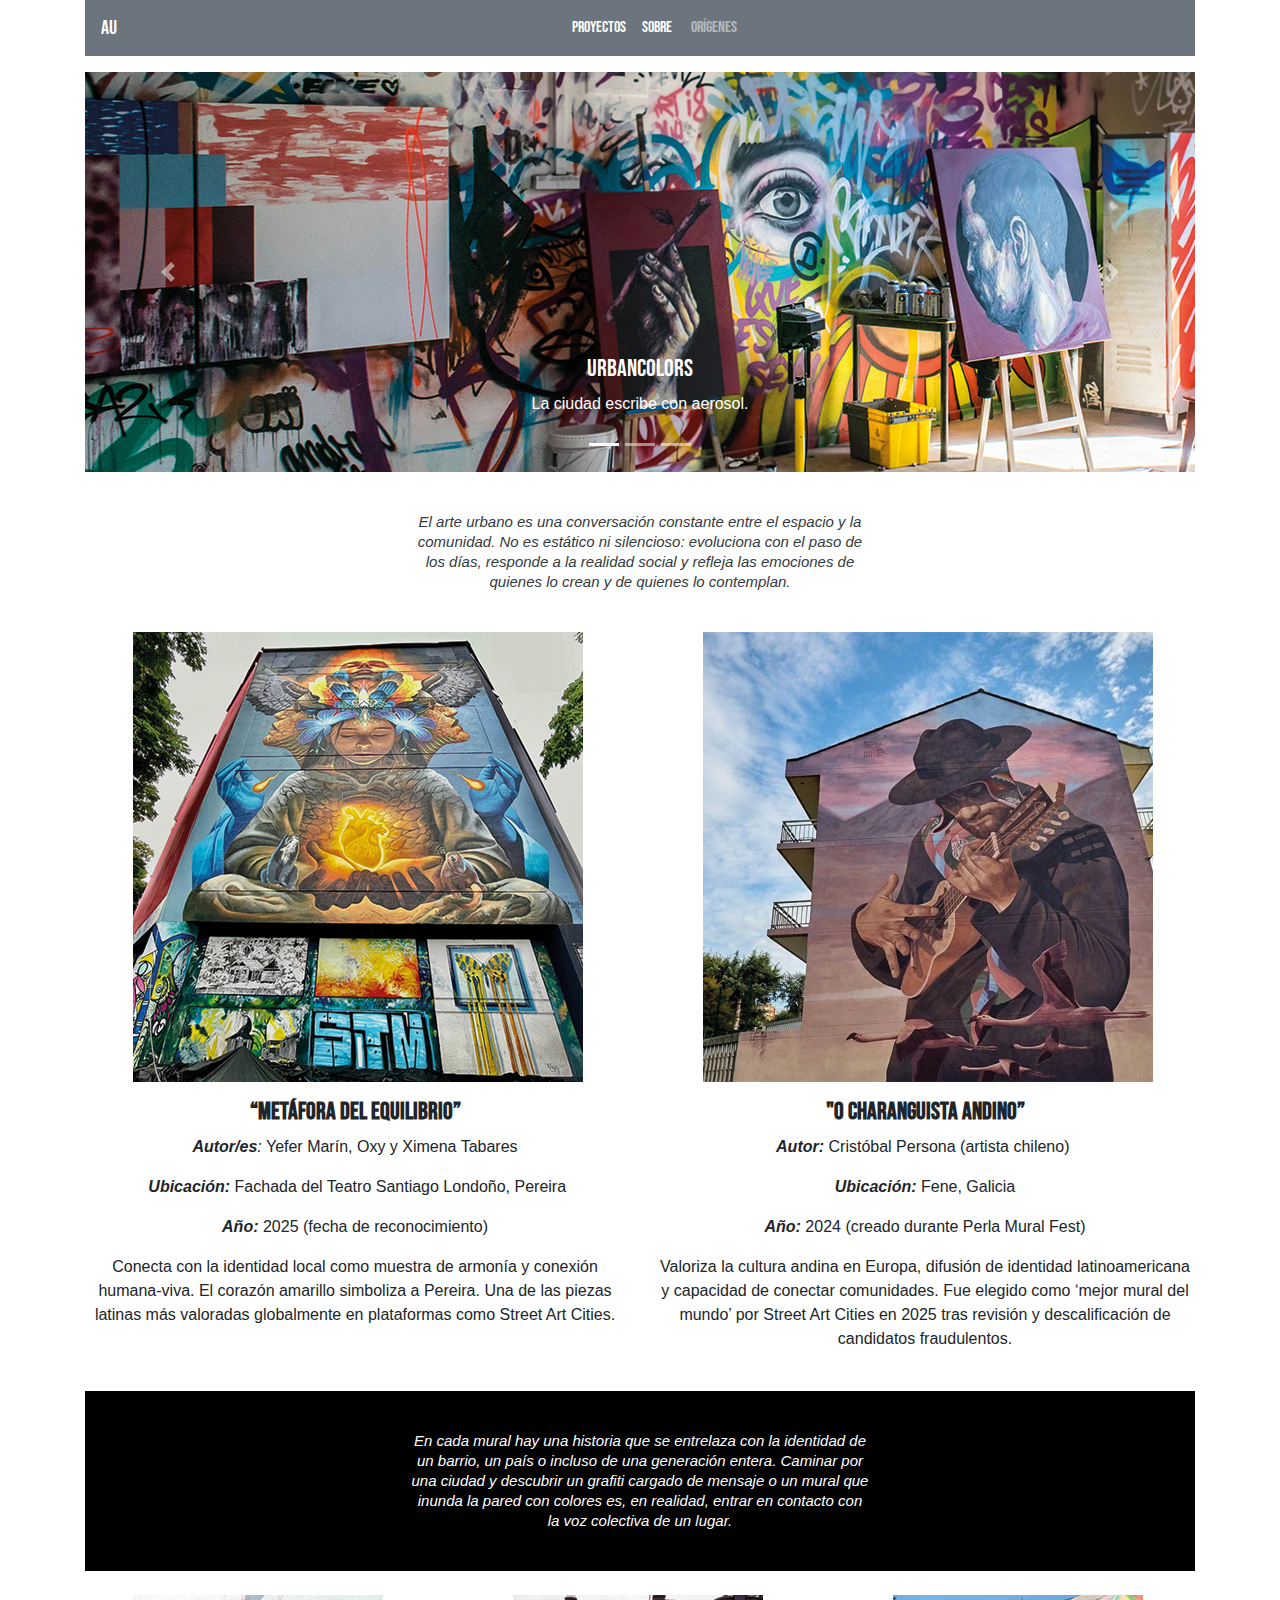
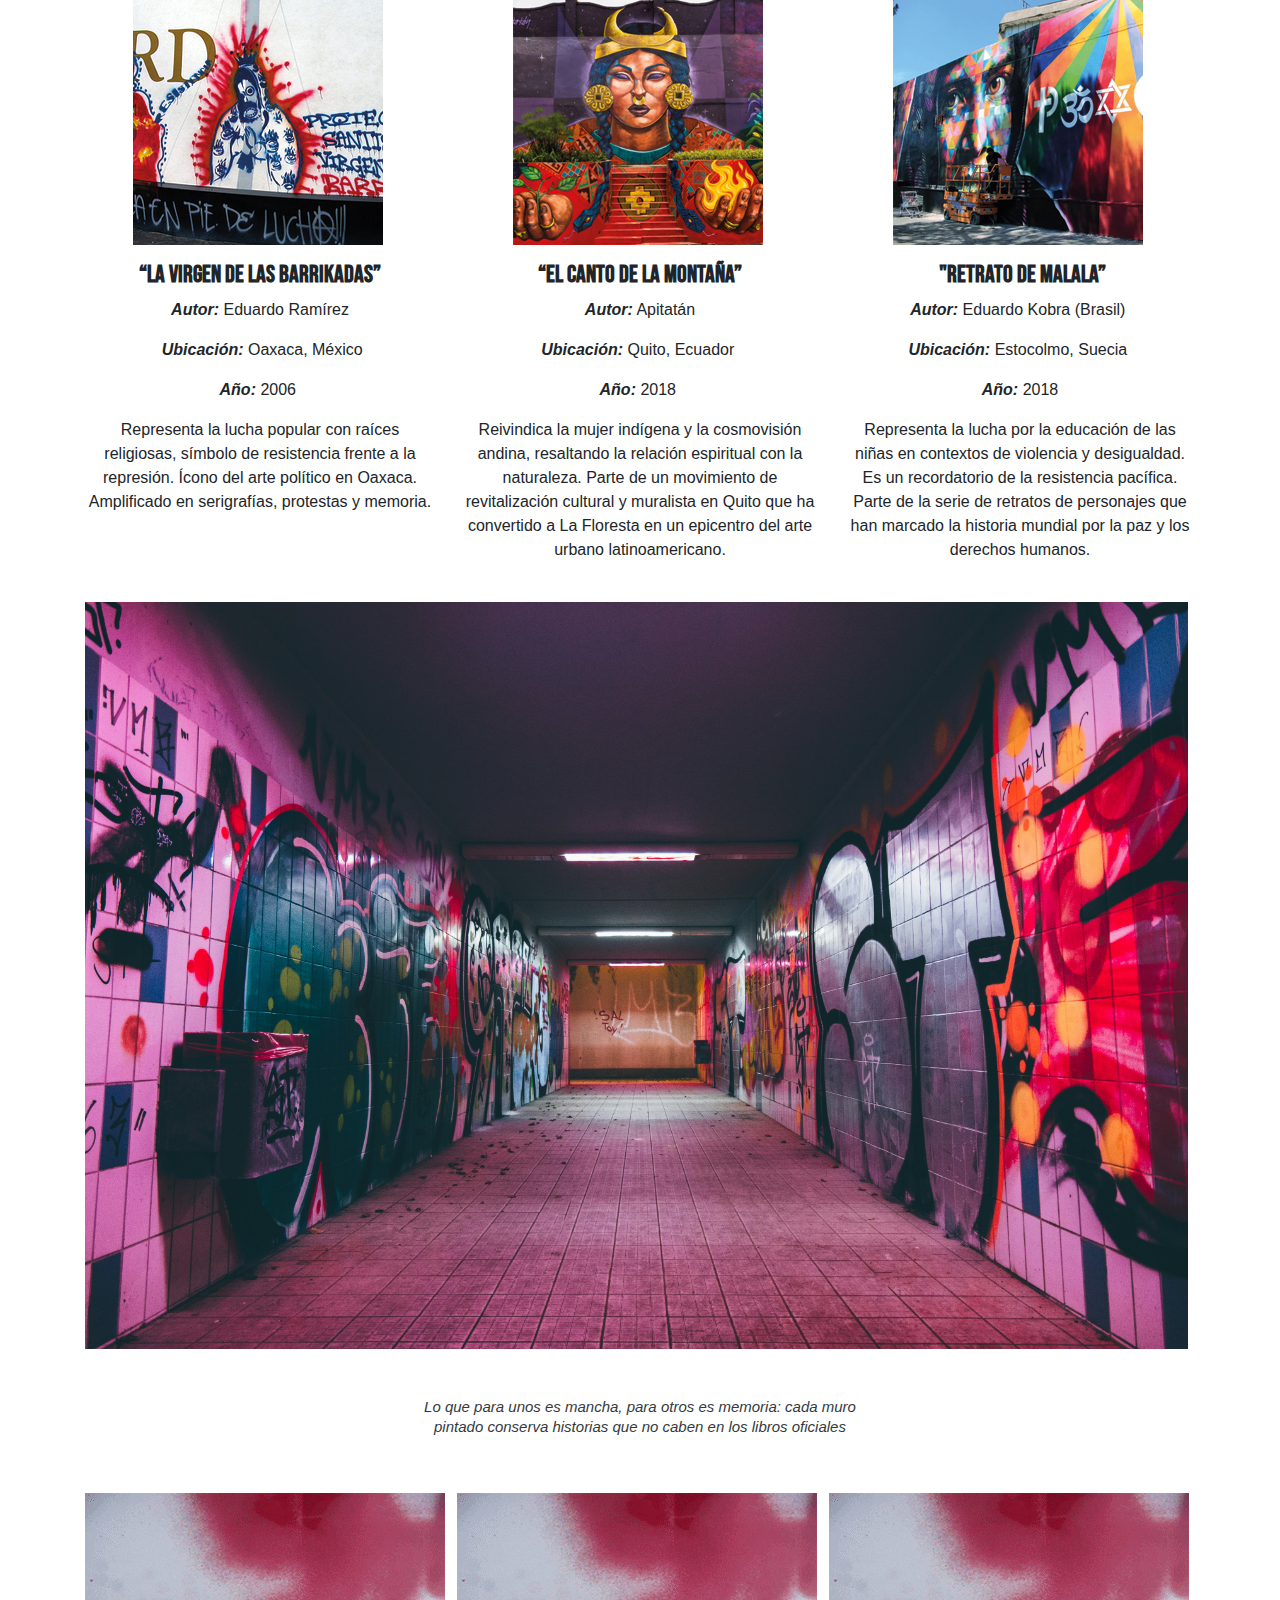
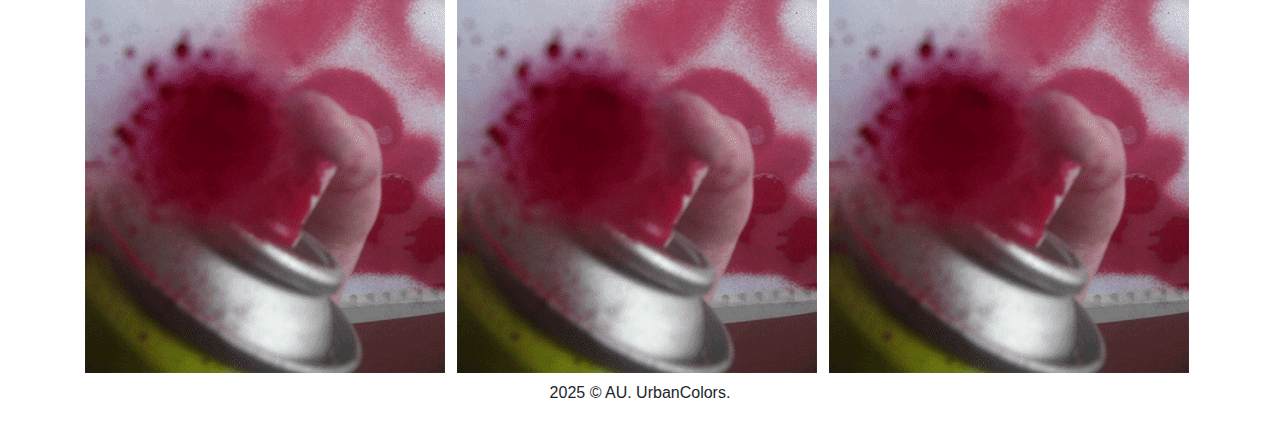
<file: proyectos.html>
<!DOCTYPE html>
<html lang="en">
  <head>
	  <link rel="preconnect" href="https://fonts.googleapis.com">
<link rel="preconnect" href="https://fonts.gstatic.com" crossorigin>
<link href="https://fonts.googleapis.com/css2?family=Urbanist:ital,wght@0,100..900;1,100..900&display=swap" rel="stylesheet">
	  <link rel="preconnect" href="https://fonts.googleapis.com">
<link rel="preconnect" href="https://fonts.gstatic.com" crossorigin>
<link href="https://fonts.googleapis.com/css2?family=Bebas+Neue&display=swap" rel="stylesheet">
	  <style>
      h4  {
            font-family: 'Bebas Neue', sans-serif;
        }
    </style>
	   <style>
      a  {
            font-family: 'Bebas Neue', sans-serif;
        }
    </style>
	  <style>
      p  {
            font-family: 'Urbanista', sans-serif;
        }
    </style>
	  <style>
      tr  {
            font-family: 'Urbanista', sans-serif;
        }
    </style>
    <meta charset="utf-8">
	<meta http-equiv="X-UA-Compatible" content="IE=edge">
	<meta name="viewport" content="width=device-width, initial-scale=1">
	<link rel="icon" href="images/32.png" type="image/png">
    <title>UrbanColors</title>
    <!-- Bootstrap -->
	<link href="css/bootstrap-4.4.1.css" rel="stylesheet">
	<link href="estilo.css" rel="stylesheet" type="text/css">
  </head>
  <body>
  <div class="container">
    <nav class="navbar navbar-expand-lg navbar-light bg-secondary mb-3 navbar-dark"> <a class="navbar-brand" href="#">AU<br>
  	  </a>
  	    <button class="navbar-toggler" type="button" data-toggle="collapse" data-target="#navbarSupportedContent1" aria-controls="navbarSupportedContent1" aria-expanded="false" aria-label="Toggle navigation"> <span class="navbar-toggler-icon"></span> </button>
  	    <div class="collapse navbar-collapse" id="navbarSupportedContent1">
  	      <ul class="navbar-nav mx-auto">
  	        <li class="nav-item active"> <a href="#proyectos" class="nav-link active">Proyectos <span class="sr-only">(current)</span></a> </li>
  	        <li class="nav-item"> <a class="nav-link active" href="index.html">Sobre&nbsp;</a> </li>
  	      <li class="nav-item"> <a class="nav-link" href="origenes.html">Orígenes&nbsp;</a></li>
          
          <li class="nav-item"> </li>
        </ul>
</div>
    </nav>
    <div id="carouselExampleIndicators1" class="carousel slide" data-ride="carousel" style="background-color: grey">
      <ol class="carousel-indicators">
        <li data-target="#carouselExampleIndicators1" data-slide-to="0" class="active"></li>
        <li data-target="#carouselExampleIndicators1" data-slide-to="1"></li>
        <li data-target="#carouselExampleIndicators1" data-slide-to="2"></li>
      </ol>
      <div class="carousel-inner" role="listbox">
        <div class="carousel-item active"> <img class="d-block mx-auto" src="images/carrusel1.jpg" alt="First slide">
          <div class="carousel-caption">
            <h4>UrbanColors</h4>
<p>La ciudad escribe con aerosol.</p>
          </div>
        </div>
        <div class="carousel-item"> <img class="d-block mx-auto" src="images/carrusel2.jpg" alt="Second slide">
          <div class="carousel-caption">
            <h4>UrbanColors</h4>
<p class="b">La ciudad escribe con aerosol.</p>
          </div>
        </div>
        <div class="carousel-item"> <img class="d-block mx-auto" src="images/carrusel3.jpg" alt="Third slide">
          <div class="carousel-caption">
            <h4>UrbanColors</h4>
<p>La ciudad escribe con aerosol.</p>
          </div>
        </div>
      </div>
      <a class="carousel-control-prev" href="#carouselExampleIndicators1" role="button" data-slide="prev"> <span class="carousel-control-prev-icon" aria-hidden="true"></span> <span class="sr-only">Previous</span> </a> <a class="carousel-control-next" href="#carouselExampleIndicators1" role="button" data-slide="next"> <span class="carousel-control-next-icon" aria-hidden="true"></span> <span class="sr-only">Next</span> </a> </div>
<div>
    <!--[if mso]>
                            <table border="0" cellspacing="0" cellpadding="0" align="center" width="500">
                            <tr>
                            <td align="center" valign="top" width="500">
                            <![endif]-->
    <table border="0" cellpadding="0" cellspacing="0" align="center" width="100%" style="max-width:500px; margin: auto;">
        <tr>
          <td valign="middle" class="text-dark" style="text-align: center; padding: 40px 20px; font-family: sans-serif; font-size: 15px; mso-height-rule: exactly; line-height: 20px; color: #ffffff;"> <em> El arte urbano es una conversación constante entre el espacio y la comunidad. No es estático ni silencioso: evoluciona con el paso de los días, responde a la realidad social y refleja las emociones de quienes lo crean y de quienes lo contemplan. </em></td>
        </tr>
    </table>
      <!--[if (gte mso 9)|(IE)]>
                            </td>
                            </tr>
                            </table>
                            <![endif]-->
    </div>
<div class="row">
    <div class="col-lg-6"><img src="images/16.jpg" alt="Placeholder image" width="450" class="img-fluid mb-3 mx-5"></div>
      <div class="col-lg-6"><img src="images/25.jpg" alt="Placeholder image" width="450" class="img-fluid mb-3 mx-5"></div>
    </div>
    <div class="row">
      <div class="col-lg-6">
        <h4 class="text-center"><strong>“Metáfora del equilibrio”</strong></h4>
<p class="text-center"><em><strong>Autor/es</strong>:</em> Yefer Marín, Oxy y Ximena Tabares</p>
        <p class="text-center">&nbsp;<em><strong>Ubicación:</strong></em> Fachada del Teatro Santiago Londoño, Pereira</p>
        <p class="text-center">&nbsp;<strong><em>Año:</em></strong> 2025 (fecha de reconocimiento)&nbsp;</p>
<p class="text-center"> Conecta con la identidad local como muestra de armonía y conexión humana-viva. El corazón amarillo simboliza a Pereira.&nbsp;Una de las piezas latinas más valoradas globalmente en plataformas como Street Art Cities.</p>
&nbsp;</div>
      <div class="col-lg-6">
        <h4 class="text-center"><strong>"O charanguista andino”</strong></h4>
<p class="text-center"> <strong><em> Autor:</em></strong> Cristóbal Persona (artista chileno)&nbsp;</p>
        <p class="text-center"><strong><em>&nbsp;Ubicación:</em></strong> Fene, Galicia&nbsp;</p>
        <p class="text-center"><strong><em>&nbsp;Año:</em></strong> 2024 (creado durante Perla Mural Fest)&nbsp;</p>
        <p class="text-center">Valoriza la cultura andina en Europa, difusión de identidad latinoamericana y capacidad de conectar comunidades. Fue elegido como ‘mejor mural del mundo’ por Street Art Cities en 2025 tras revisión y descalificación de candidatos fraudulentos.</p>
&nbsp;</div>
    </div>
    <div class="bg_negro mb-4">
      <!--[if mso]>
                            <table border="0" cellspacing="0" cellpadding="0" align="center" width="500">
                            <tr>
                            <td align="center" valign="top" width="500">
                            <![endif]-->
      <table border="0" cellpadding="0" cellspacing="0" align="center" width="100%" style="max-width:500px; margin: auto;">
        <tr>
          <td valign="middle" style="text-align: center; padding: 40px 20px; font-family: sans-serif; font-size: 15px; mso-height-rule: exactly; line-height: 20px; color: #ffffff;"> <em> En cada mural hay una historia que se entrelaza con la identidad de un barrio, un país o incluso de una generación entera. Caminar por una ciudad y descubrir un grafiti cargado de mensaje o un mural que inunda la pared con colores es, en realidad, entrar en contacto con la voz colectiva de un lugar. </em></td>
        </tr>
      </table>
      <!--[if (gte mso 9)|(IE)]>
                            </td>
                            </tr>
                            </table>
                            <![endif]-->
    </div>
    <div class="row">
      <div class="col-lg-4"><img src="images/20.jpg" alt="Placeholder image" width="250" class="img-fluid mb-3 mx-5"></div>
      <div class="col-lg-4"><img src="images/27.jpg" alt="Placeholder image" width="250" class="img-fluid mx-5 mb-3"></div>
      <div class="col-lg-4"><img src="images/28.jpg" alt="Placeholder image" width="250" class="img-fluid ml-4 mb-3 mx-5"></div>
    </div>
    <div class="row">
      <div class="col-lg-4">
        <h4 class="text-center"><strong>“La Virgen de las Barrikadas” </strong></h4>
<p class="text-center"><strong><em> Autor:</em></strong> Eduardo Ramírez</p>
        <p class="text-center">&nbsp;<strong><em>Ubicación: </em></strong>Oaxaca, México</p>
        <p class="text-center"><strong><em>Año:</em></strong>&nbsp;2006&nbsp;</p>
<p class="text-center">Representa la lucha popular con raíces religiosas, símbolo de resistencia frente a la represión. Ícono del arte político en Oaxaca. Amplificado en serigrafías, protestas y memoria.</p>
&nbsp;</div>
      <div class="col-lg-4">
        <h4 class="text-center"><strong>“El Canto de la Montaña”</strong></h4>
<p class="text-center"><strong><em>Autor:</em></strong> Apitatán</p>
        <p class="text-center"><strong><em>Ubicación:</em></strong> Quito, Ecuador&nbsp;</p>
        <p class="text-center"><strong><em>Año:</em></strong> 2018&nbsp;</p>
        <p class="text-center">Reivindica la mujer indígena y la cosmovisión andina, resaltando la relación espiritual con la naturaleza. Parte de un movimiento de revitalización cultural y muralista en Quito que ha convertido a La Floresta en un epicentro del arte urbano latinoamericano.</p>
&nbsp;</div>
      <div class="col-lg-4">
        <h4 class="text-center"><strong>&nbsp;"Retrato de Malala”</strong></h4>
<p class="text-center"><strong><em>Autor:</em></strong> Eduardo Kobra (Brasil)&nbsp;</p>
        <p class="text-center"><strong><em>Ubicación:</em></strong> Estocolmo, Suecia&nbsp;</p>
        <p class="text-center"><em><strong>Año:</strong></em> 2018</p>
        <p class="text-center">Representa la lucha por la educación de las niñas en contextos de violencia y desigualdad. Es un recordatorio de  la resistencia pacífica.  Parte de la serie de retratos de personajes que han marcado la historia mundial por la paz y los derechos humanos.</p>
&nbsp;</div>
    </div>
    <img src="images/21.jpg" alt="" width="1103" height="747" class="mb-2"/>
    <div class="mb-3">
      <!--[if mso]>
                            <table border="0" cellspacing="0" cellpadding="0" align="center" width="500">
                            <tr>
                            <td align="center" valign="top" width="500">
                            <![endif]-->
      <table border="0" cellpadding="0" cellspacing="0" align="center" width="100%" style="max-width:500px; margin: auto;">
        <tr>
          <td valign="middle" class="text-dark" style="text-align: center; padding: 40px 20px; font-family: sans-serif; font-size: 15px; mso-height-rule: exactly; line-height: 20px; color: #ffffff;"><em> Lo que para unos es mancha, para otros es memoria: cada muro pintado conserva historias que no caben en los libros oficiales </em></td>
        </tr>
      </table>
      <!--[if (gte mso 9)|(IE)]>
                            </td>
                            </tr>
                            </table>
                            <![endif]-->
    </div>
    <img src="images/art.gif" class="img-fluid mb-2 mr-1" alt="Placeholder image"><img src="images/art.gif" class="img-fluid mb-2 mx-2" alt="Placeholder image"><img src="images/art.gif" class="img-fluid mb-2 ml-1" alt="Placeholder image">
    
    <p class="text-center">2025 © AU. UrbanColors.</p>
<form>
</form>
  </div>
  	<!-- body code goes here -->


	<!-- jQuery (necessary for Bootstrap's JavaScript plugins) --> 
	<script src="js/jquery-3.4.1.min.js"></script>

	<!-- Include all compiled plugins (below), or include individual files as needed -->
	<script src="js/popper.min.js"></script> 
  <script src="js/bootstrap-4.4.1.js"></script>
  </body>
</html>
</file>
<file: estilo.css>
.mb-3¿2 {
}
.texto_blanco {
    color: #FFFFFF;
}
.text-dark {
    color: #000000;
}

.texto_cambio {
    font-size: xx-large;
}
.texto_22 {
    font-size: xx-large;
}
.bg_negro {
    background-color: #000000;
}
Bebas Neue-font {
    font-family: 'Bebas Neue', sans-serif !important;
}
Urbanista-font {
    font-family: 'Urbanista', sans-serif !important;
}.textog {
    font-size: 65pt;
}
</file>
